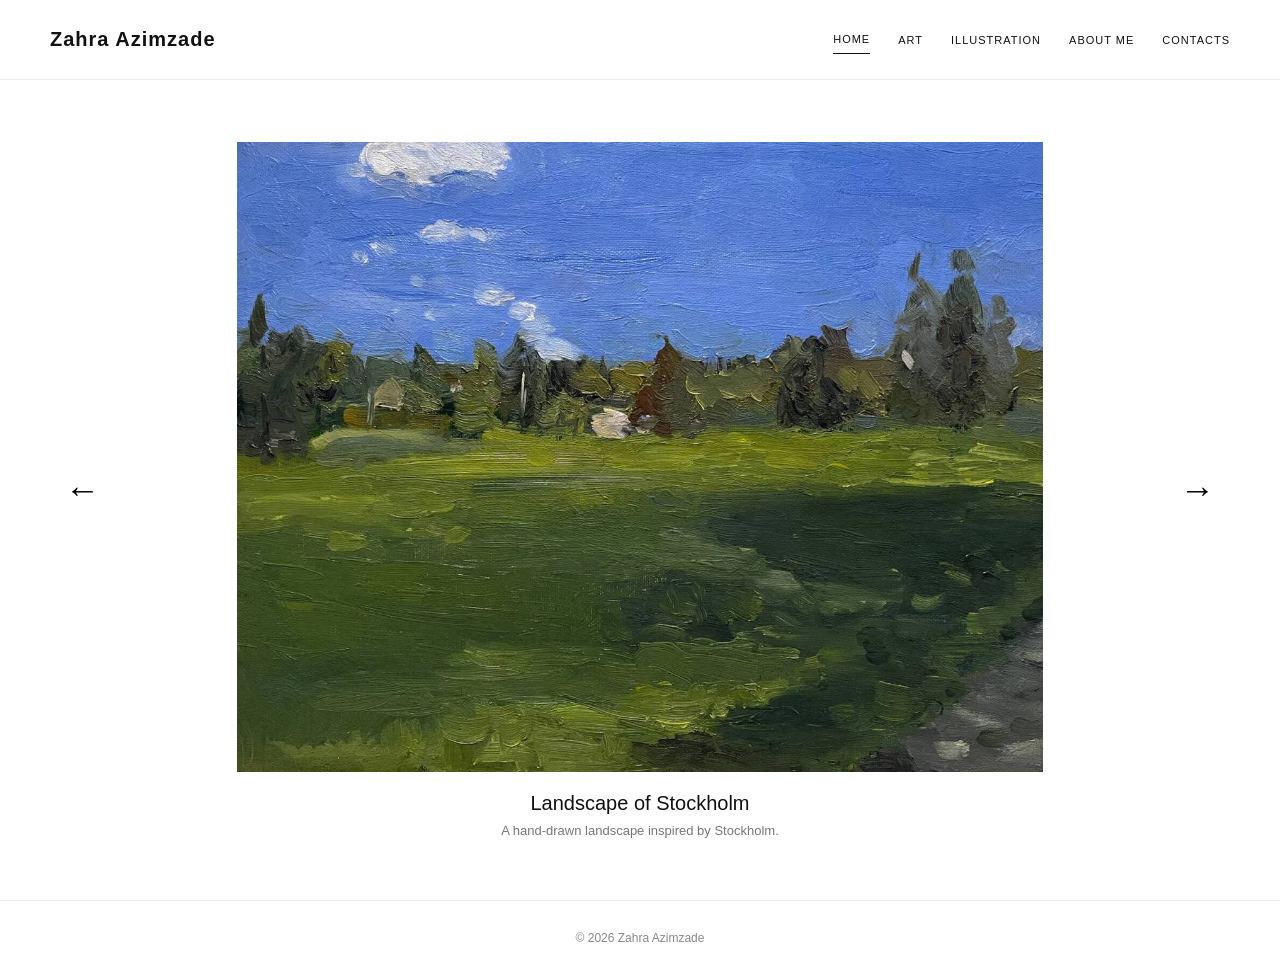
<file: index.html>
<!DOCTYPE html>
<html lang="en">

<head>

    <meta charset="UTF-8">

    <meta
        name="viewport"
        content="width=device-width, initial-scale=1.0"
    >

    <title>Zahra Azimzade</title>

    <link rel="stylesheet" href="style.css">

</head>


<body>


<header>

    <a
        href="index.html"
        class="logo"
    >
        Zahra Azimzade
    </a>


    <nav>

        <a
            href="index.html"
            class="nav-link active-link"
        >
            HOME
        </a>

        <a
            href="art.html"
            class="nav-link"
        >
            ART
        </a>

        <a
            href="illustration.html"
            class="nav-link"
        >
            ILLUSTRATION
        </a>

        <a
            href="about.html"
            class="nav-link"
        >
            ABOUT ME
        </a>

        <a
            href="contacts.html"
            class="nav-link"
        >
            CONTACTS
        </a>

    </nav>

</header>



<main>


    <!-- HERO -->

    <section class="hero">

        <button
            class="arrow"
            id="previous"
        >
            ←
        </button>


        <div class="hero-image-container">

            <img
                id="heroImage"
                src=""
                alt="Artwork"
            >


            <div class="image-info">

                <h1 id="imageTitle"></h1>

                <p id="imageDescription"></p>

            </div>

        </div>


        <button
            class="arrow"
            id="next"
        >
            →
        </button>

    </section>


</main>



<footer>

    © 2026 Zahra Azimzade

</footer>


<script src="script.js"></script>

</body>

</html>
</file>
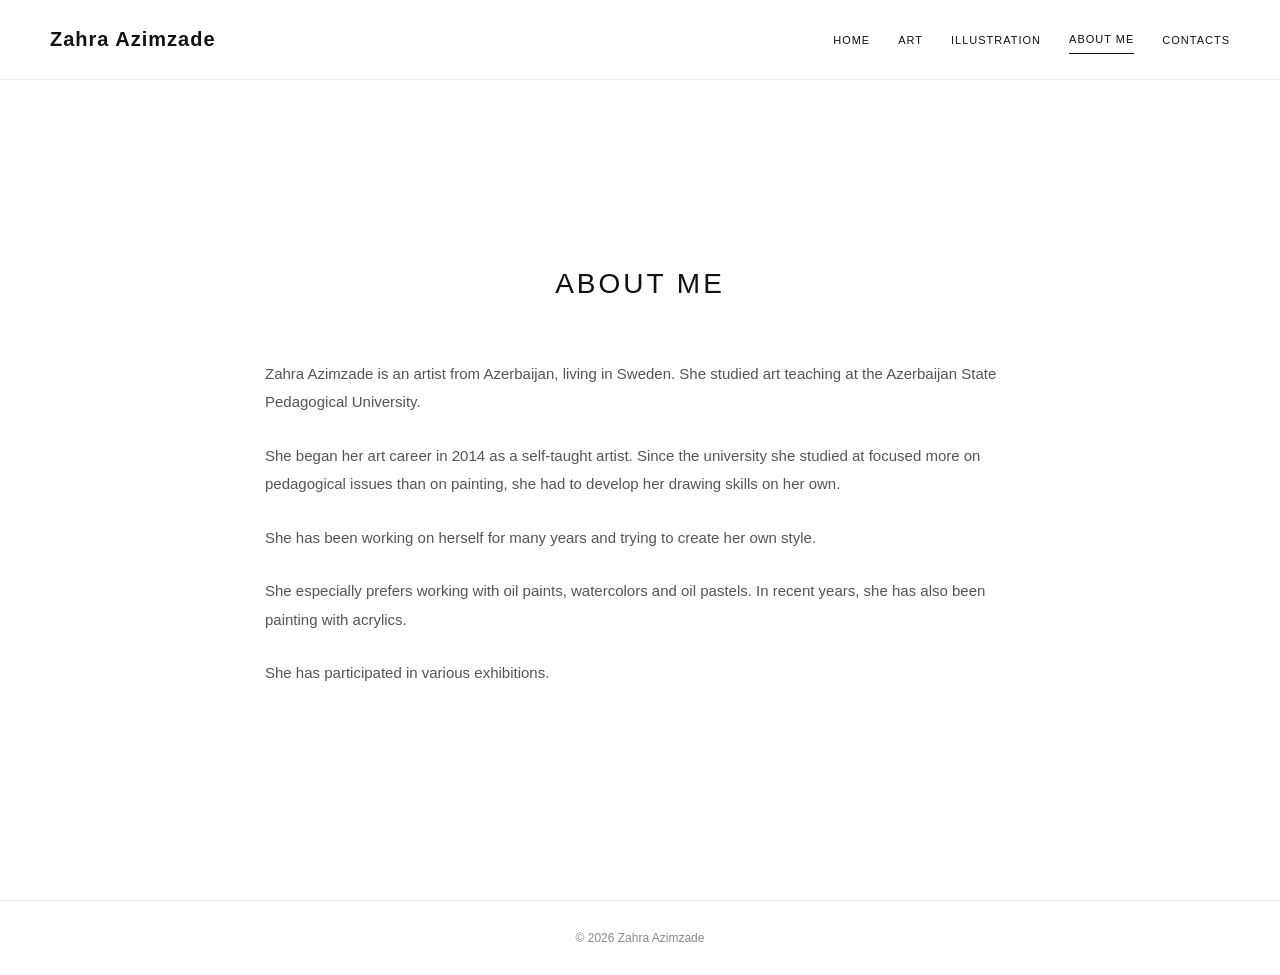
<file: about.html>
<!DOCTYPE html>
<html lang="en">

<head>

    <meta charset="UTF-8">

    <meta
        name="viewport"
        content="width=device-width, initial-scale=1.0"
    >

    <title>About Me | Zahra Azimzade</title>

    <link rel="stylesheet" href="style.css">

</head>


<body>


<header>

    <a
        href="index.html"
        class="logo"
    >
        Zahra Azimzade
    </a>


    <nav>

        <a
            href="index.html"
            class="nav-link"
        >
            HOME
        </a>

        <a
            href="art.html"
            class="nav-link"
        >
            ART
        </a>

        <a
            href="illustration.html"
            class="nav-link"
        >
            ILLUSTRATION
        </a>

        <a
            href="about.html"
            class="nav-link active-link"
        >
            ABOUT ME
        </a>

        <a
            href="contacts.html"
            class="nav-link"
        >
            CONTACTS
        </a>

    </nav>

</header>



<main>

    <section class="about-page">

        <div class="about-content">

            <h1>
                ABOUT ME
            </h1>


            <p>
                Zahra Azimzade is an artist from Azerbaijan,
                living in Sweden. She studied art teaching at
                the Azerbaijan State Pedagogical University.
            </p>


            <p>
                She began her art career in 2014 as a
                self-taught artist. Since the university she
                studied at focused more on pedagogical issues
                than on painting, she had to develop her
                drawing skills on her own.
            </p>


            <p>
                She has been working on herself for many years
                and trying to create her own style.
            </p>


            <p>
                She especially prefers working with oil paints,
                watercolors and oil pastels. In recent years,
                she has also been painting with acrylics.
            </p>


            <p>
                She has participated in various exhibitions.
            </p>

        </div>

    </section>

</main>



<footer>

    © 2026 Zahra Azimzade

</footer>


<script src="script.js"></script>

</body>

</html>
</file>
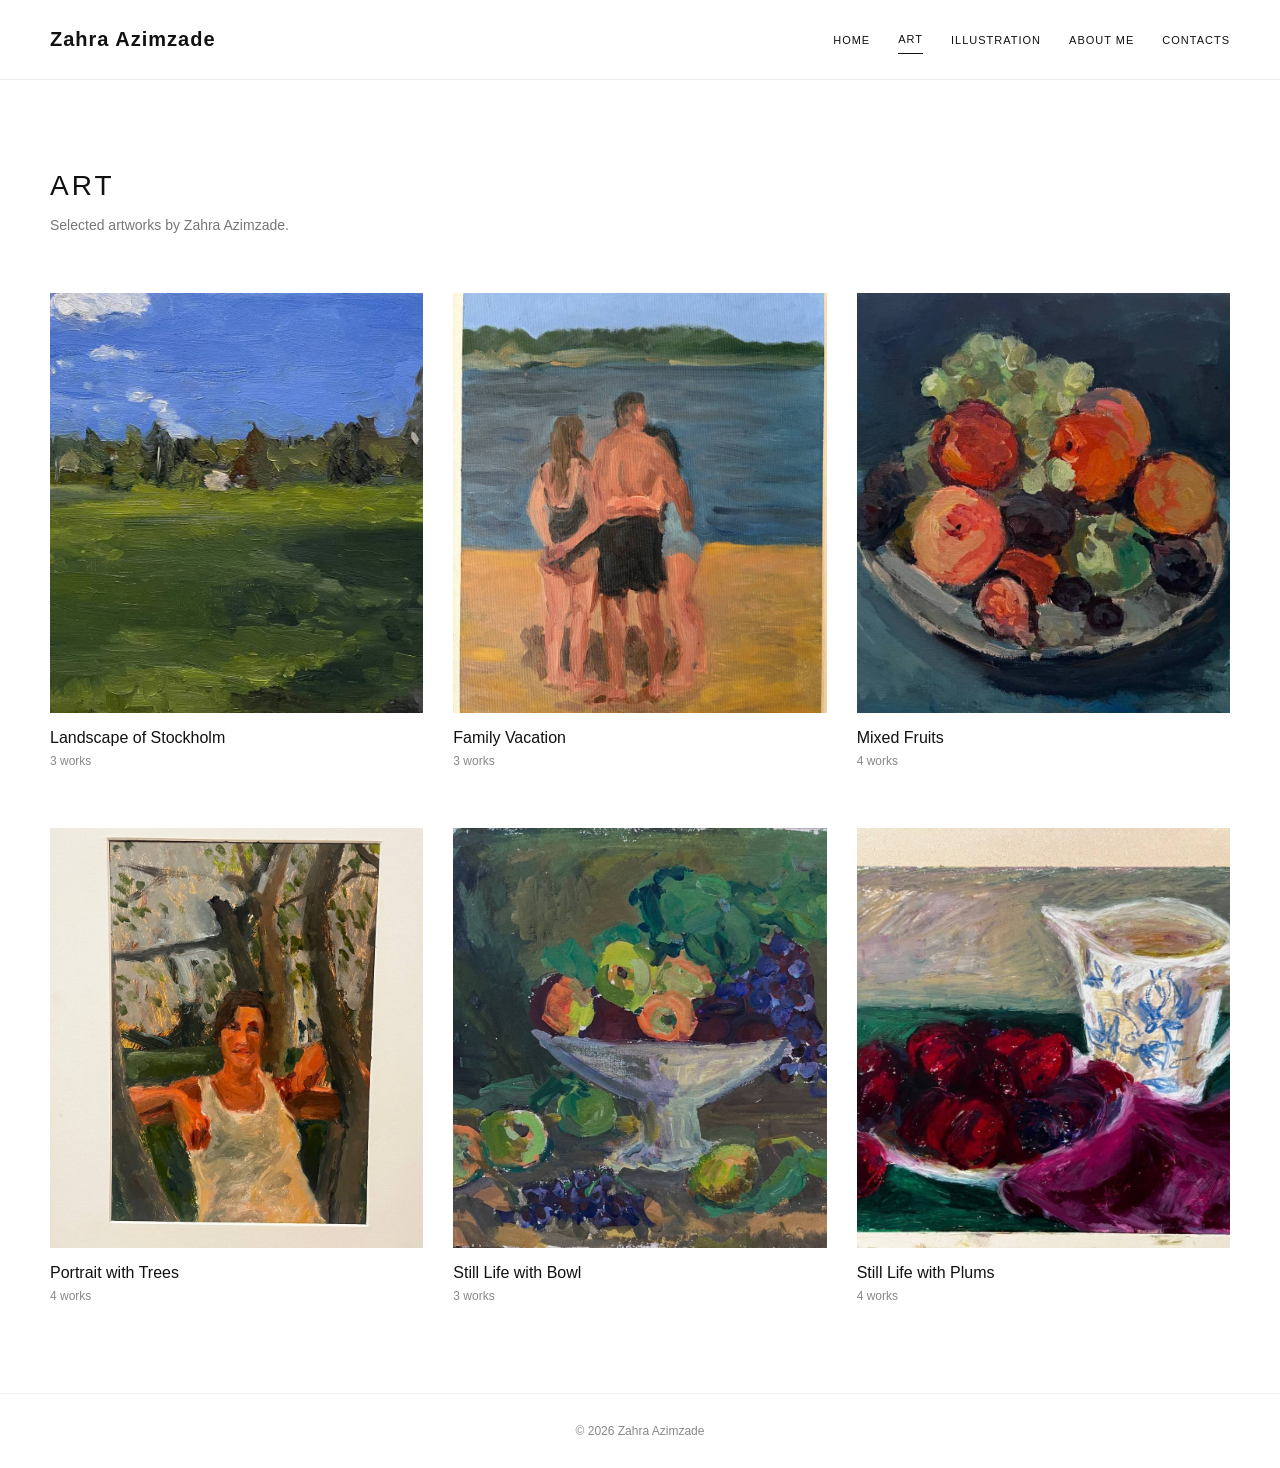
<file: art.html>
<!DOCTYPE html>
<html lang="en">

<head>

    <meta charset="UTF-8">

    <meta
        name="viewport"
        content="width=device-width, initial-scale=1.0"
    >

    <title>Art | Zahra Azimzade</title>

    <link rel="stylesheet" href="style.css">

</head>


<body>


<header>

    <a
        href="index.html"
        class="logo"
    >
        Zahra Azimzade
    </a>


    <nav>

        <a
            href="index.html"
            class="nav-link"
        >
            HOME
        </a>

        <a
            href="art.html"
            class="nav-link active-link"
        >
            ART
        </a>

        <a
            href="illustration.html"
            class="nav-link"
        >
            ILLUSTRATION
        </a>

        <a
            href="about.html"
            class="nav-link"
        >
            ABOUT ME
        </a>

        <a
            href="contacts.html"
            class="nav-link"
        >
            CONTACTS
        </a>

    </nav>

</header>



<main>

    <section class="art-page">

        <h1>ART</h1>

        <p class="art-intro">
            Selected artworks by Zahra Azimzade.
        </p>


        <div class="art-grid">


            <a
                href="artwork.html?id=0"
                class="art-card"
            >

                <img
                    src="images/landscape-of-stockholm/01.jpg"
                    alt="Landscape of Stockholm"
                >

                <h2>
                    Landscape of Stockholm
                </h2>

                <p>
                    3 works
                </p>

            </a>



            <a
                href="artwork.html?id=1"
                class="art-card"
            >

                <img
                    src="images/family-vacation/01.jpg"
                    alt="Family Vacation"
                >

                <h2>
                    Family Vacation
                </h2>

                <p>
                    3 works
                </p>

            </a>



            <a
                href="artwork.html?id=2"
                class="art-card"
            >

                <img
                    src="images/mixed-fruits/01.jpg"
                    alt="Mixed Fruits"
                >

                <h2>
                    Mixed Fruits
                </h2>

                <p>
                    4 works
                </p>

            </a>



            <a
                href="artwork.html?id=3"
                class="art-card"
            >

                <img
                    src="images/portrait-with-trees/01.jpg"
                    alt="Portrait with Trees"
                >

                <h2>
                    Portrait with Trees
                </h2>

                <p>
                    4 works
                </p>

            </a>



            <a
                href="artwork.html?id=4"
                class="art-card"
            >

                <img
                    src="images/stilllife-with-bowl/01.jpg"
                    alt="Still Life with Bowl"
                >

                <h2>
                    Still Life with Bowl
                </h2>

                <p>
                    3 works
                </p>

            </a>



            <a
                href="artwork.html?id=5"
                class="art-card"
            >

                <img
                    src="images/stilllife-with-plums/01.jpg"
                    alt="Still Life with Plums"
                >

                <h2>
                    Still Life with Plums
                </h2>

                <p>
                    4 works
                </p>

            </a>


        </div>

    </section>

</main>



<footer>

    © 2026 Zahra Azimzade

</footer>


<script src="script.js"></script>

</body>

</html>
</file>
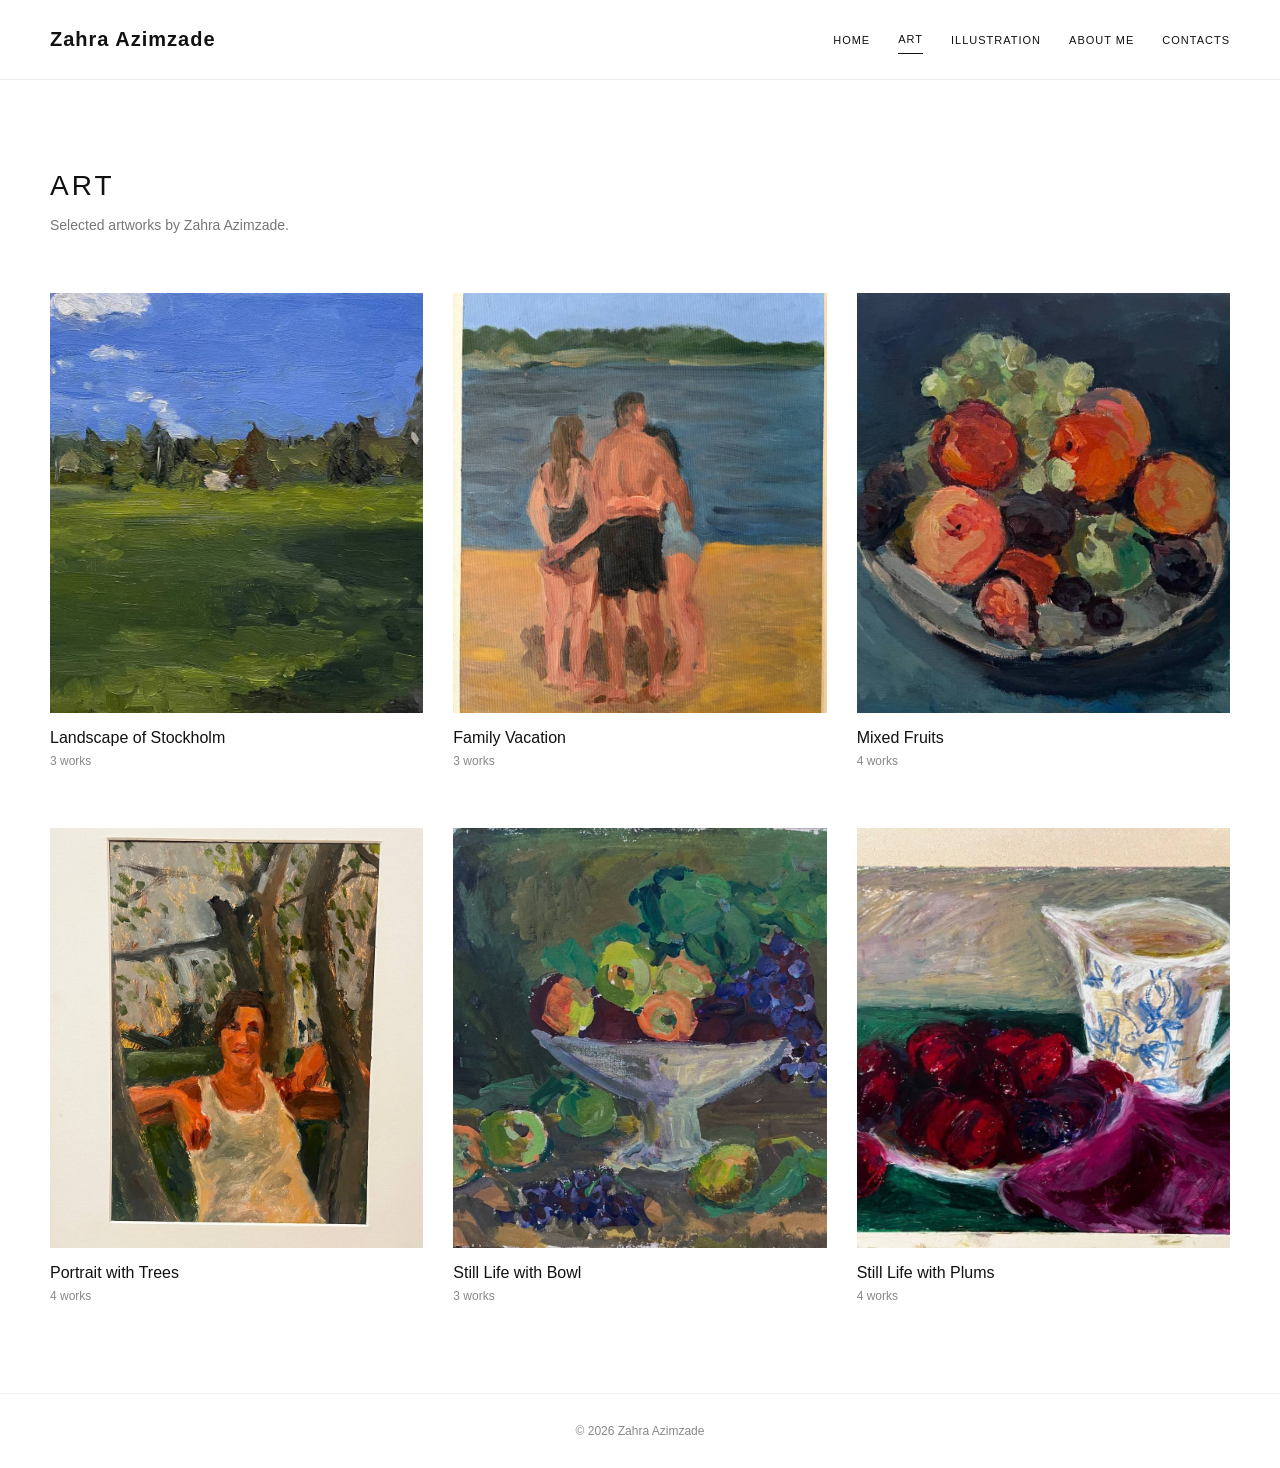
<file: artwork.html>
<!DOCTYPE html>
<html lang="en">

<head>

    <meta charset="UTF-8">

    <meta
        name="viewport"
        content="width=device-width, initial-scale=1.0"
    >

    <title>Artwork | Zahra Azimzade</title>

    <link rel="stylesheet" href="style.css">

</head>


<body>


<header>

    <a
        href="index.html"
        class="logo"
    >
        Zahra Azimzade
    </a>


    <nav>

        <a
            href="index.html"
            class="nav-link"
        >
            HOME
        </a>

        <a
            href="art.html"
            class="nav-link"
        >
            ART
        </a>

        <a
            href="illustration.html"
            class="nav-link"
        >
            ILLUSTRATION
        </a>

        <a
            href="about.html"
            class="nav-link"
        >
            ABOUT ME
        </a>

        <a
            href="contacts.html"
            class="nav-link"
        >
            CONTACTS
        </a>

    </nav>

</header>



<main>

    <section class="artwork-page">


        <div class="artwork-main">

            <button
                class="artwork-arrow"
                id="artworkPrevious"
            >
                ←
            </button>


            <img
                id="artworkImage"
                src=""
                alt="Artwork"
            >


            <button
                class="artwork-arrow"
                id="artworkNext"
            >
                →
            </button>

        </div>



        <div
            class="image-counter"
            id="imageCounter"
        >
        </div>



        <div
            id="artworkThumbnails"
            class="artwork-thumbnails"
        >
        </div>



        <div class="artwork-information">

            <h1 id="artworkTitle"></h1>


            <p
                id="artworkDescription"
                class="artwork-description"
            >
            </p>


            <div class="artwork-details">

                <p>

                    <strong>
                        Year:
                    </strong>

                    <span id="artworkYear"></span>

                </p>


                <p>

                    <strong>
                        Category:
                    </strong>

                    <span id="artworkCategory"></span>

                </p>


                <p>

                    <strong>
                        Technique:
                    </strong>

                    <span id="artworkTechnique"></span>

                </p>

            </div>

        </div>



        <section class="other-images">

            <h2>
                OTHER WORKS
            </h2>


            <div
                id="otherWorks"
                class="gallery"
            >
            </div>

        </section>


    </section>

</main>



<footer>

    © 2026 Zahra Azimzade

</footer>


<script src="script.js"></script>

</body>

</html>
</file>
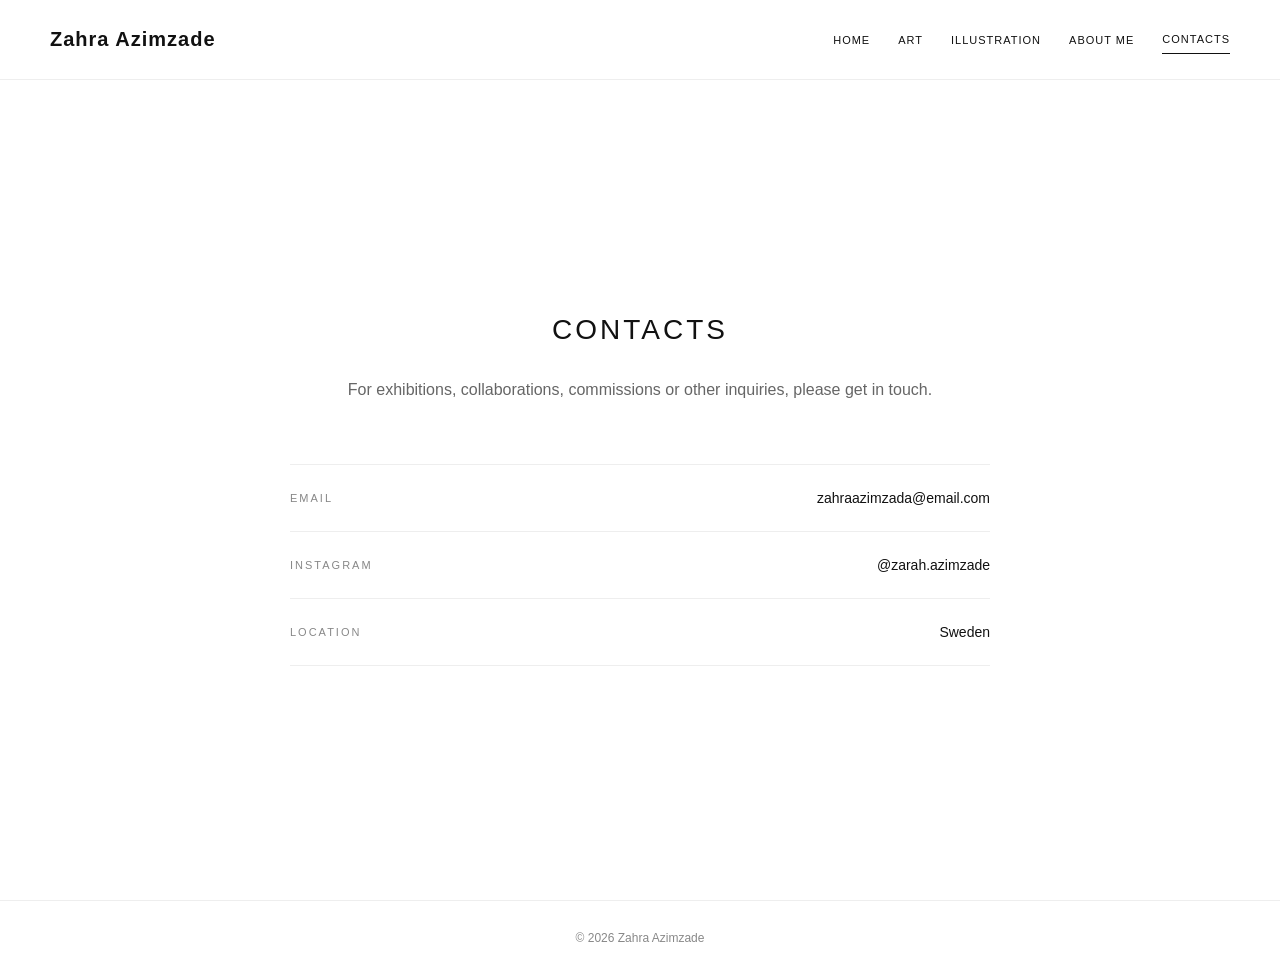
<file: contacts.html>
<!DOCTYPE html>
<html lang="en">

<head>

    <meta charset="UTF-8">

    <meta
        name="viewport"
        content="width=device-width, initial-scale=1.0"
    >

    <title>Contacts | Zahra Azimzade</title>

    <link rel="stylesheet" href="style.css">

</head>


<body>


<header>

    <a
        href="index.html"
        class="logo"
    >
        Zahra Azimzade
    </a>


    <nav>

        <a
            href="index.html"
            class="nav-link"
        >
            HOME
        </a>

        <a
            href="art.html"
            class="nav-link"
        >
            ART
        </a>

        <a
            href="illustration.html"
            class="nav-link"
        >
            ILLUSTRATION
        </a>

        <a
            href="about.html"
            class="nav-link"
        >
            ABOUT ME
        </a>

        <a
            href="contacts.html"
            class="nav-link active-link"
        >
            CONTACTS
        </a>

    </nav>

</header>



<main>

    <section class="contacts-page">

        <div class="contacts-content">

            <h1>
                CONTACTS
            </h1>


            <p class="contact-intro">
                For exhibitions, collaborations,
                commissions or other inquiries,
                please get in touch.
            </p>


            <div class="contact-list">


                <div class="contact-item">

                    <span>
                        EMAIL
                    </span>

                    <a
                        href="mailto:zahraazimzada@gmail.com"
                    >
                        zahraazimzada@email.com
                    </a>

                </div>



                <div class="contact-item">

                    <span>
                        INSTAGRAM
                    </span>

                    <a
                        href="#"
                    >
                        @zarah.azimzade
                    </a>

                </div>



                <div class="contact-item">

                    <span>
                        LOCATION
                    </span>

                    <p>
                        Sweden
                    </p>

                </div>


            </div>

        </div>

    </section>

</main>



<footer>

    © 2026 Zahra Azimzade

</footer>


<script src="script.js"></script>

</body>

</html>
</file>
<file: style.css>
/* =========================
   RESET
========================= */

* {
    margin: 0;
    padding: 0;
    box-sizing: border-box;
}


body {

    font-family: Arial, sans-serif;

    background: #ffffff;

    color: #111111;

}


/* =========================
   HEADER
========================= */

header {

    height: 80px;

    padding: 0 50px;

    display: flex;

    align-items: center;

    justify-content: space-between;

    border-bottom: 1px solid #eeeeee;

    position: sticky;

    top: 0;

    background: #ffffff;

    z-index: 100;

}


.logo {

    font-size: 20px;

    font-weight: bold;

    letter-spacing: 1px;

    color: #111111;

    text-decoration: none;

}


.logo:hover {

    opacity: 0.5;

}


/* =========================
   NAVIGATION
========================= */

nav {

    display: flex;

    align-items: center;

    gap: 28px;

}


.nav-link {

    color: #111111;

    text-decoration: none;

    font-size: 11px;

    letter-spacing: 1px;

    padding: 8px 0;

}


.nav-link:hover {

    opacity: 0.5;

}


.active-link {

    border-bottom: 1px solid #111111;

}


/* =========================
   HERO
========================= */

.hero {

    min-height: calc(100vh - 80px);

    display: flex;

    align-items: center;

    justify-content: center;

    gap: 20px;

    padding: 40px;

}


.hero-image-container {

    width: min(1000px, 80vw);

    text-align: center;

}


#heroImage {

    width: 100%;

    height: 70vh;

    object-fit: contain;

    display: block;

    cursor: pointer;

    transition: opacity 0.7s ease;

}


.image-info {

    margin-top: 20px;

}


.image-info h1 {

    font-size: 20px;

    font-weight: normal;

    margin-bottom: 8px;

}


.image-info p {

    font-size: 13px;

    color: #777777;

}


/* =========================
   ARROWS
========================= */

.arrow {

    border: none;

    background: none;

    font-size: 35px;

    cursor: pointer;

    padding: 20px;

}


.arrow:hover {

    opacity: 0.4;

}


/* =========================
   ART PAGE
========================= */

.art-page {

    max-width: 1400px;

    margin: auto;

    padding: 90px 50px;

}


.art-page > h1 {

    font-size: 28px;

    font-weight: normal;

    letter-spacing: 3px;

    margin-bottom: 15px;

}


.art-intro {

    color: #777777;

    font-size: 14px;

    margin-bottom: 60px;

}


/* =========================
   3 COLUMN GRID
========================= */

.art-grid {

    display: grid;

    grid-template-columns:
        repeat(3, 1fr);

    gap: 60px 30px;

}


.art-card {

    text-decoration: none;

    color: #111111;

    display: block;

}


.art-card img {

    width: 100%;

    height: 420px;

    object-fit: cover;

    display: block;

    transition:
        opacity 0.3s ease,
        transform 0.3s ease;

}


.art-card:hover img {

    opacity: 0.75;

    transform: scale(1.015);

}


.art-card h2 {

    font-size: 16px;

    font-weight: normal;

    margin-top: 16px;

}


.art-card p {

    font-size: 12px;

    color: #888888;

    margin-top: 7px;

}


/* =========================
   ABOUT PAGE
========================= */

.about-page {

    min-height: calc(100vh - 80px);

    display: flex;

    justify-content: center;

    align-items: center;

    padding: 100px 30px;

}


.about-content {

    max-width: 750px;

}


.about-content h1 {

    text-align: center;

    font-size: 28px;

    font-weight: normal;

    letter-spacing: 3px;

    margin-bottom: 60px;

}


.about-content p {

    font-size: 15px;

    line-height: 1.9;

    color: #555555;

    margin-bottom: 25px;

}


/* =========================
   CONTACTS PAGE
========================= */

.contacts-page {

    min-height: calc(100vh - 80px);

    display: flex;

    justify-content: center;

    align-items: center;

    padding: 100px 30px;

}


.contacts-content {

    width: 100%;

    max-width: 700px;

}


.contacts-content h1 {

    text-align: center;

    font-size: 28px;

    font-weight: normal;

    letter-spacing: 3px;

    margin-bottom: 30px;

}


.contact-intro {

    text-align: center;

    color: #666666;

    line-height: 1.8;

    margin-bottom: 60px;

}


.contact-list {

    border-top: 1px solid #eeeeee;

}


.contact-item {

    display: flex;

    justify-content: space-between;

    align-items: center;

    padding: 25px 0;

    border-bottom: 1px solid #eeeeee;

}


.contact-item span {

    font-size: 11px;

    letter-spacing: 2px;

    color: #888888;

}


.contact-item a,
.contact-item p {

    color: #111111;

    text-decoration: none;

    font-size: 14px;

}


.contact-item a:hover {

    opacity: 0.5;

}


/* =========================
   ARTWORK PAGE
========================= */

.artwork-page {

    max-width: 1200px;

    margin: auto;

    padding: 70px 40px;

}


.artwork-main {

    display: flex;

    align-items: center;

    justify-content: center;

    gap: 20px;

}


#artworkImage {

    width: min(900px, 80vw);

    height: 70vh;

    object-fit: contain;

    display: block;

}


.artwork-arrow {

    border: none;

    background: none;

    font-size: 35px;

    cursor: pointer;

    padding: 20px;

}


.artwork-arrow:hover {

    opacity: 0.4;

}


/* =========================
   COUNTER
========================= */

.image-counter {

    text-align: center;

    margin-top: 15px;

    font-size: 12px;

    color: #888888;

}


/* =========================
   THUMBNAILS
========================= */

.artwork-thumbnails {

    display: flex;

    justify-content: center;

    gap: 15px;

    margin-top: 30px;

    flex-wrap: wrap;

}


.thumbnail {

    width: 90px;

    height: 90px;

    object-fit: cover;

    cursor: pointer;

    opacity: 0.5;

    transition:
        opacity 0.3s ease,
        transform 0.3s ease;

}


.thumbnail:hover {

    opacity: 0.8;

    transform: scale(1.05);

}


.thumbnail.active {

    opacity: 1;

}


/* =========================
   ARTWORK INFORMATION
========================= */

.artwork-information {

    max-width: 700px;

    margin: 70px auto 100px;

}


.artwork-information h1 {

    font-size: 28px;

    font-weight: normal;

    margin-bottom: 20px;

}


.artwork-description {

    font-size: 15px;

    line-height: 1.8;

    color: #666666;

    margin-bottom: 30px;

}


.artwork-details {

    border-top: 1px solid #eeeeee;

    padding-top: 20px;

}


.artwork-details p {

    font-size: 13px;

    margin-bottom: 12px;

}


/* =========================
   OTHER WORKS
========================= */

.other-images {

    margin-top: 80px;

}


.other-images h2 {

    font-size: 16px;

    font-weight: normal;

    letter-spacing: 2px;

    margin-bottom: 40px;

}


.gallery {

    display: grid;

    grid-template-columns:
        repeat(3, 1fr);

    gap: 30px;

}


.gallery-item {

    cursor: pointer;

}


.gallery-item img {

    width: 100%;

    height: 350px;

    object-fit: cover;

}


.gallery-item h3 {

    font-size: 14px;

    font-weight: normal;

    margin-top: 12px;

}


.gallery-item p {

    font-size: 12px;

    color: #888888;

    margin-top: 5px;

}


/* =========================
   FOOTER
========================= */

footer {

    border-top: 1px solid #eeeeee;

    padding: 30px;

    text-align: center;

    font-size: 12px;

    color: #888888;

}


/* =========================
   TABLET
========================= */

@media (max-width: 1000px) {

    .art-grid {

        grid-template-columns:
            repeat(2, 1fr);

    }

}


/* =========================
   MOBILE
========================= */

@media (max-width: 650px) {


    header {

        height: auto;

        padding: 25px 20px;

        flex-direction: column;

        gap: 20px;

    }


    nav {

        gap: 15px;

        flex-wrap: wrap;

        justify-content: center;

    }


    .nav-link {

        font-size: 10px;

    }


    .hero {

        padding: 20px;

        gap: 5px;

    }


    #heroImage {

        height: 60vh;

    }


    .arrow {

        font-size: 25px;

        padding: 10px;

    }


    .art-page {

        padding: 60px 20px;

    }


    .art-grid {

        grid-template-columns: 1fr;

        gap: 50px;

    }


    .art-card img {

        height: 450px;

    }


    .about-page,
    .contacts-page {

        padding: 70px 20px;

    }


    .about-content h1,
    .contacts-content h1 {

        margin-bottom: 40px;

    }


    .contact-item {

        flex-direction: column;

        align-items: flex-start;

        gap: 10px;

    }


    .artwork-page {

        padding: 40px 20px;

    }


    #artworkImage {

        width: 75vw;

        height: 60vh;

    }


    .artwork-arrow {

        font-size: 25px;

        padding: 5px;

    }


    .gallery {

        grid-template-columns: 1fr;

    }

}
</file>
